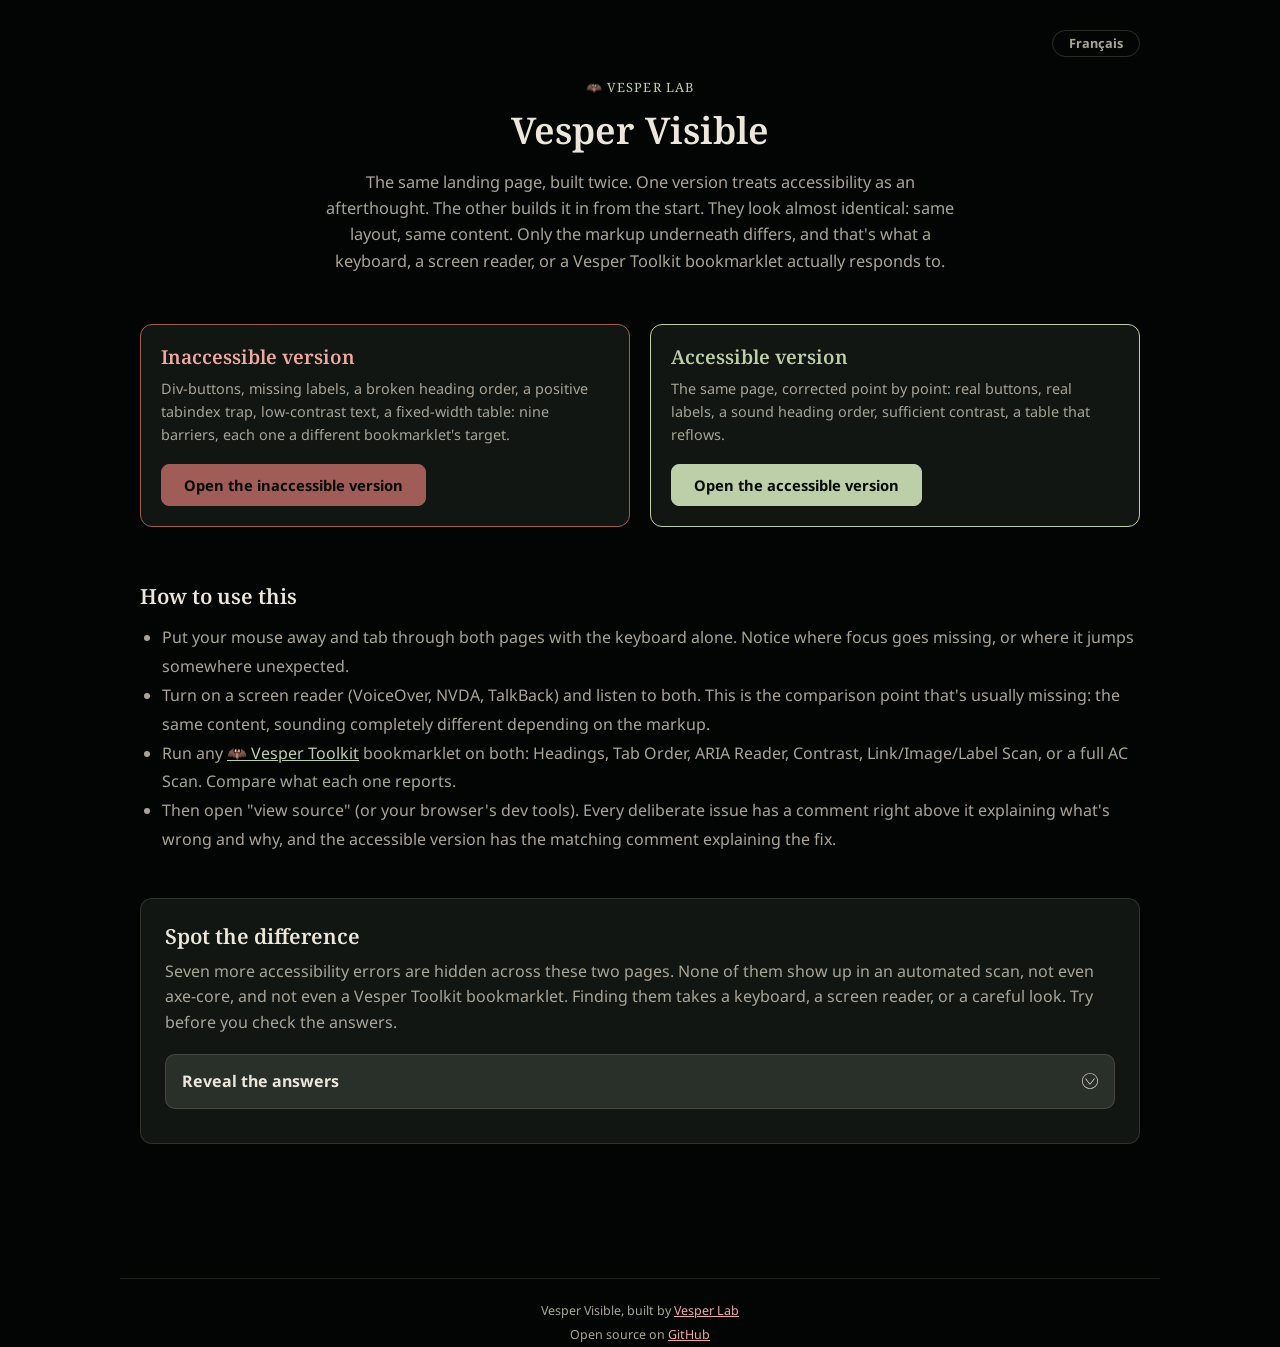
<file: index.html>
<!DOCTYPE html>
<html lang="en">
<head>
<meta charset="UTF-8">
<meta name="viewport" content="width=device-width, initial-scale=1">
<title>Vesper Visible</title>
<link rel="icon" href="data:,">
<link rel="stylesheet" href="style.css">
</head>
<body>

<div class="wrap" style="padding-top:30px;padding-bottom:70px">

  <div style="display:flex;justify-content:flex-end;margin-bottom:20px">
    <button type="button" id="lang-toggle" class="lang-toggle-btn">Français</button>
  </div>

  <header style="text-align:center;margin-bottom:50px">
    <p style="font-family:var(--font-display);letter-spacing:.08em;text-transform:uppercase;font-size:.8rem;color:var(--accent);margin:0 0 10px">🦇 Vesper Lab</p>
    <h1 style="font-size:2.3rem;margin:0 0 16px">Vesper Visible</h1>
    <p data-i18n="intro" style="color:var(--text-muted);max-width:640px;margin:0 auto;font-size:1.02rem"></p>
  </header>

  <div style="display:grid;grid-template-columns:repeat(auto-fit,minmax(260px,1fr));gap:20px;margin-bottom:56px">
    <div class="card" style="border-color:var(--coral-700)">
      <h2 data-i18n="card1Title" style="margin:0 0 8px;font-size:1.2rem;color:var(--coral-300)"></h2>
      <p data-i18n="card1Desc" style="color:var(--text-muted);margin:0 0 18px"></p>
      <a data-i18n="card1Btn" class="btn" href="inaccessible.html" style="background:var(--coral-700);border-color:var(--coral-700)"></a>
    </div>
    <div class="card" style="border-color:var(--accent)">
      <h2 data-i18n="card2Title" style="margin:0 0 8px;font-size:1.2rem;color:var(--accent)"></h2>
      <p data-i18n="card2Desc" style="color:var(--text-muted);margin:0 0 18px"></p>
      <a data-i18n="card2Btn" class="btn" href="accessible.html"></a>
    </div>
  </div>

  <section style="margin-bottom:44px">
    <h2 data-i18n="howToTitle" style="font-size:1.3rem;margin:0 0 14px"></h2>
    <ul style="color:var(--text-muted);line-height:1.8;padding-left:22px;margin:0">
      <li data-i18n="how1"></li>
      <li data-i18n="how2"></li>
      <li data-i18n-html="how3"></li>
      <li data-i18n-html="how4"></li>
    </ul>
  </section>

  <section style="margin-bottom:20px;border:1px solid var(--border-default);border-radius:12px;background:var(--surface-card);padding:24px">
    <h2 data-i18n="gameTitle" style="font-size:1.3rem;margin:0 0 10px"></h2>
    <p data-i18n="gameIntro" style="color:var(--text-muted);margin:0 0 18px"></p>
    <details class="faq-item" style="background:var(--surface-raised)">
      <summary>
        <span data-i18n="gameReveal"></span>
        <svg class="vl-toggle-icon" width="16" height="16" viewBox="0 0 512 512" fill="currentColor" aria-hidden="true" focusable="false"><path d="M256,5.333C114.88,5.333,0,117.76,0,256s114.88,250.667,256,250.667S512,394.24,512,256S397.12,5.333,256,5.333z M256,485.333C126.613,485.333,21.333,382.4,21.333,256S126.613,26.667,256,26.667S490.667,129.493,490.667,256 S385.387,485.333,256,485.333z"/><path d="M401.6,178.453c-4.8-3.733-11.52-3.093-15.253,1.493L256,340.373L125.653,179.947c-3.733-4.587-10.453-5.227-15.04-1.493 s-5.227,10.453-1.493,15.04L247.787,364.16c3.733,4.587,10.453,5.227,15.04,1.6c0.533-0.427,1.067-0.96,1.6-1.6l138.667-170.667 C406.827,188.907,406.08,182.187,401.6,178.453z"/></svg>
      </summary>
      <div class="faq-body">
        <ul id="game-answers" style="line-height:1.7;padding-left:20px;margin:10px 0 0"></ul>
      </div>
    </details>
  </section>

</div>

<footer class="site-footer" style="max-width:1040px;margin:44px auto 0;padding:20px 20px 0;text-align:center;font-size:.78rem;color:var(--text-muted);border-top:1px solid var(--border-default);line-height:1.9">
  <div><span data-i18n="footer1"></span> <a href="https://vesperlab.dev/" target="_blank" rel="noopener" style="color:var(--coral-300)">Vesper Lab</a></div>
  <div><span data-i18n="footer2"></span> <a href="https://github.com/VesperLab-A11Y/Vesper-Visible" target="_blank" rel="noopener" style="color:var(--coral-300)">GitHub</a></div>
</footer>

<script>
(function () {
  'use strict';

  var NS = 'vesperlab-visible:';
  function lsGet(k) { try { return localStorage.getItem(NS + k); } catch (e) { return null; } }
  function lsSet(k, v) { try { localStorage.setItem(NS + k, v); } catch (e) {} }

  var I18N = {
    en: {
      intro: "The same landing page, built twice. One version treats accessibility as an afterthought. The other builds it in from the start. They look almost identical: same layout, same content. Only the markup underneath differs, and that's what a keyboard, a screen reader, or a Vesper Toolkit bookmarklet actually responds to.",
      card1Title: "Inaccessible version",
      card1Desc: "Div-buttons, missing labels, a broken heading order, a positive tabindex trap, low-contrast text, a fixed-width table: nine barriers, each one a different bookmarklet's target.",
      card1Btn: "Open the inaccessible version",
      card2Title: "Accessible version",
      card2Desc: "The same page, corrected point by point: real buttons, real labels, a sound heading order, sufficient contrast, a table that reflows.",
      card2Btn: "Open the accessible version",
      howToTitle: "How to use this",
      how1: "Put your mouse away and tab through both pages with the keyboard alone. Notice where focus goes missing, or where it jumps somewhere unexpected.",
      how2: "Turn on a screen reader (VoiceOver, NVDA, TalkBack) and listen to both. This is the comparison point that's usually missing: the same content, sounding completely different depending on the markup.",
      how3: 'Run any <a href="https://toolkit.vesperlab.dev/">🦇 Vesper Toolkit</a> bookmarklet on both: Headings, Tab Order, ARIA Reader, Contrast, Link/Image/Label Scan, or a full AC Scan. Compare what each one reports.',
      how4: 'Then open "view source" (or your browser\'s dev tools). Every deliberate issue has a comment right above it explaining what\'s wrong and why, and the accessible version has the matching comment explaining the fix.',
      gameTitle: "Spot the difference",
      gameIntro: "Seven more accessibility errors are hidden across these two pages. None of them show up in an automated scan, not even axe-core, and not even a Vesper Toolkit bookmarklet. Finding them takes a keyboard, a screen reader, or a careful look. Try before you check the answers.",
      gameReveal: "Reveal the answers",
      gameAnswers: [
        "Reading order doesn't match visual order: something positioned with CSS to appear on the right actually comes first in the code. A screen reader hits it before anything else, in a different order than what's on screen. Compare the Tab Order bookmarklet's numbering against what's visible on the page.",
        "Color is the only signal: a required field marked in red with no text, icon, or asterisk to back it up. Someone who can't distinguish that shade of red has no way to know it's required. A grayscale filter exposes it in seconds.",
        "Something moves on its own with no way to stop it: an auto-advancing carousel or a looping animation with no pause button. Ten seconds of watching the page catches it; scanning the markup won't.",
        "A meaningful image is set as a CSS background instead of an &lt;img&gt;: no alt text mechanism can reach it, because there's nothing to attach one to. Turn off images in your browser and see what disappears.",
        "A label says one thing, the control does another: an aria-label that doesn't match what actually happens when you activate it. Listen to what a screen reader announces, then test what the control does.",
        "Focus is invisible: tabbing through the page moves focus somewhere with no visible outline or highlight. Tab through with your eyes on the screen, not the code, and you'll see exactly where it disappears.",
        "Something only appears on hover: a submenu or tooltip a mouse can reveal but a keyboard can't. Unplug your mouse, or just leave it alone, and tab through instead."
      ],
      footer1: "Vesper Visible, built by",
      footer2: "Open source on"
    },
    fr: {
      intro: "La même page d'accueil, construite deux fois. Une version traite l'accessibilité comme un détail réglé après coup. L'autre la construit dès le départ. Elles se ressemblent presque à l'identique : même mise en page, même contenu. Seul le balisage change en dessous, et c'est exactement ce que perçoivent un clavier, un lecteur d'écran ou un bookmarklet du Vesper Toolkit.",
      card1Title: "Version inaccessible",
      card1Desc: "Des div-boutons, des champs sans étiquette, un ordre de titres cassé, un piège de tabindex positif, du texte à faible contraste, un tableau à largeur fixe : neuf barrières, chacune la cible d'un bookmarklet différent.",
      card1Btn: "Ouvrir la version inaccessible",
      card2Title: "Version accessible",
      card2Desc: "La même page, corrigée point par point : de vrais boutons, de vraies étiquettes, un ordre de titres cohérent, un contraste suffisant, un tableau qui s'adapte.",
      card2Btn: "Ouvrir la version accessible",
      howToTitle: "Comment s'en servir",
      how1: "Range ta souris et navigue les deux pages au clavier seulement. Remarque où le focus disparaît, ou atterrit ailleurs sans prévenir.",
      how2: "Active un lecteur d'écran (VoiceOver, NVDA, TalkBack) et écoute les deux versions. C'est le point de comparaison qui manque d'habitude : le même contenu, qui sonne complètement différemment selon le balisage.",
      how3: 'Lance n\'importe quel bookmarklet du <a href="https://toolkit.vesperlab.dev/">🦇 Vesper Toolkit</a> sur les deux : Headings, Tab Order, ARIA Reader, Contrast, Link/Image/Label Scan, ou un AC Scan complet. Compare ce que chacun rapporte.',
      how4: 'Ouvre ensuite « Afficher le code source » (ou les outils de développement du navigateur). Chaque défaut volontaire a un commentaire juste au-dessus qui explique le problème et pourquoi, et la version accessible a le commentaire équivalent qui explique le correctif.',
      gameTitle: "Le jeu des 7 différences",
      gameIntro: "Sept autres erreurs d'accessibilité sont cachées sur ces deux pages. Aucune ne ressort d'un scan automatique, même pas axe-core, même pas un bookmarklet du Vesper Toolkit. Les trouver demande un clavier, un lecteur d'écran, ou un œil attentif. Essaie avant de regarder les réponses.",
      gameReveal: "Voir les réponses",
      gameAnswers: [
        "L'ordre de lecture ne correspond pas à l'ordre visuel : un élément positionné en CSS pour apparaître à droite arrive en fait en premier dans le code. Un lecteur d'écran le rencontre avant tout le reste, dans un ordre différent de ce qui s'affiche. Compare la numérotation de Tab Order avec ce que tu vois.",
        "La couleur est le seul indice : un champ obligatoire marqué en rouge, sans texte, ni icône, ni astérisque pour appuyer ça. Une personne qui ne distingue pas cette nuance de rouge n'a aucun moyen de savoir que le champ est obligatoire. Un filtre niveaux de gris la révèle en quelques secondes.",
        "Quelque chose bouge tout seul, sans façon de l'arrêter : un carrousel qui défile automatiquement ou une animation en boucle sans bouton pause. Dix secondes à observer la page suffisent ; lire le code ne suffit pas.",
        "Une image porteuse de sens est posée en fond CSS plutôt qu'en &lt;img&gt; : aucun mécanisme de texte alternatif ne peut l'atteindre, puisqu'il n'y a rien où l'accrocher. Désactive les images dans le navigateur et regarde ce qui disparaît.",
        "Une étiquette dit une chose, le contrôle en fait une autre : un aria-label qui ne correspond pas à ce qui se passe réellement une fois activé. Écoute ce qu'un lecteur d'écran annonce, puis teste ce que le contrôle fait.",
        "Le focus est invisible : la tabulation déplace le focus vers un endroit sans contour ni surbrillance visible. Suis le focus des yeux pendant la tabulation, pas dans le code, et tu verras exactement où il disparaît.",
        "Quelque chose n'apparaît qu'au survol : un sous-menu ou une infobulle que la souris révèle mais que le clavier ne peut pas atteindre. Débranche la souris, ou n'y touche simplement pas, et navigue au clavier."
      ],
      footer1: "Vesper Visible, réalisé par",
      footer2: "Code source ouvert sur"
    }
  };

  function applyStaticI18n(dict) {
    document.querySelectorAll('[data-i18n]').forEach(function (el) {
      var v = dict[el.getAttribute('data-i18n')];
      if (v != null) el.textContent = v;
    });
    document.querySelectorAll('[data-i18n-html]').forEach(function (el) {
      var v = dict[el.getAttribute('data-i18n-html')];
      if (v != null) el.innerHTML = v;
    });
  }

  function renderAnswers(dict) {
    var list = document.getElementById('game-answers');
    list.innerHTML = '';
    dict.gameAnswers.forEach(function (item) {
      var li = document.createElement('li');
      li.style.marginBottom = '10px';
      li.innerHTML = item;
      list.appendChild(li);
    });
  }

  function setLang(lang) {
    var dict = I18N[lang] || I18N.en;
    document.documentElement.lang = lang;
    applyStaticI18n(dict);
    renderAnswers(dict);
    var btn = document.getElementById('lang-toggle');
    btn.textContent = lang === 'fr' ? 'English' : 'Français';
    lsSet('lang', lang);
  }

  document.getElementById('lang-toggle').addEventListener('click', function () {
    var next = document.documentElement.lang === 'fr' ? 'en' : 'fr';
    setLang(next);
  });

  // ?lang=fr|en dans l'URL prime sur la préférence enregistrée : permet à un site tiers
  // (le Toolkit, en anglais) de renvoyer directement vers la bonne langue sans surprise.
  var urlMatch = /[?&]lang=(fr|en)\b/.exec(location.search);
  var wantLang = (urlMatch && urlMatch[1]) || lsGet('lang') ||
    ((navigator.language || '').toLowerCase().indexOf('fr') === 0 ? 'fr' : 'en');
  setLang(wantLang);
})();
</script>

</body>
</html>
</file>
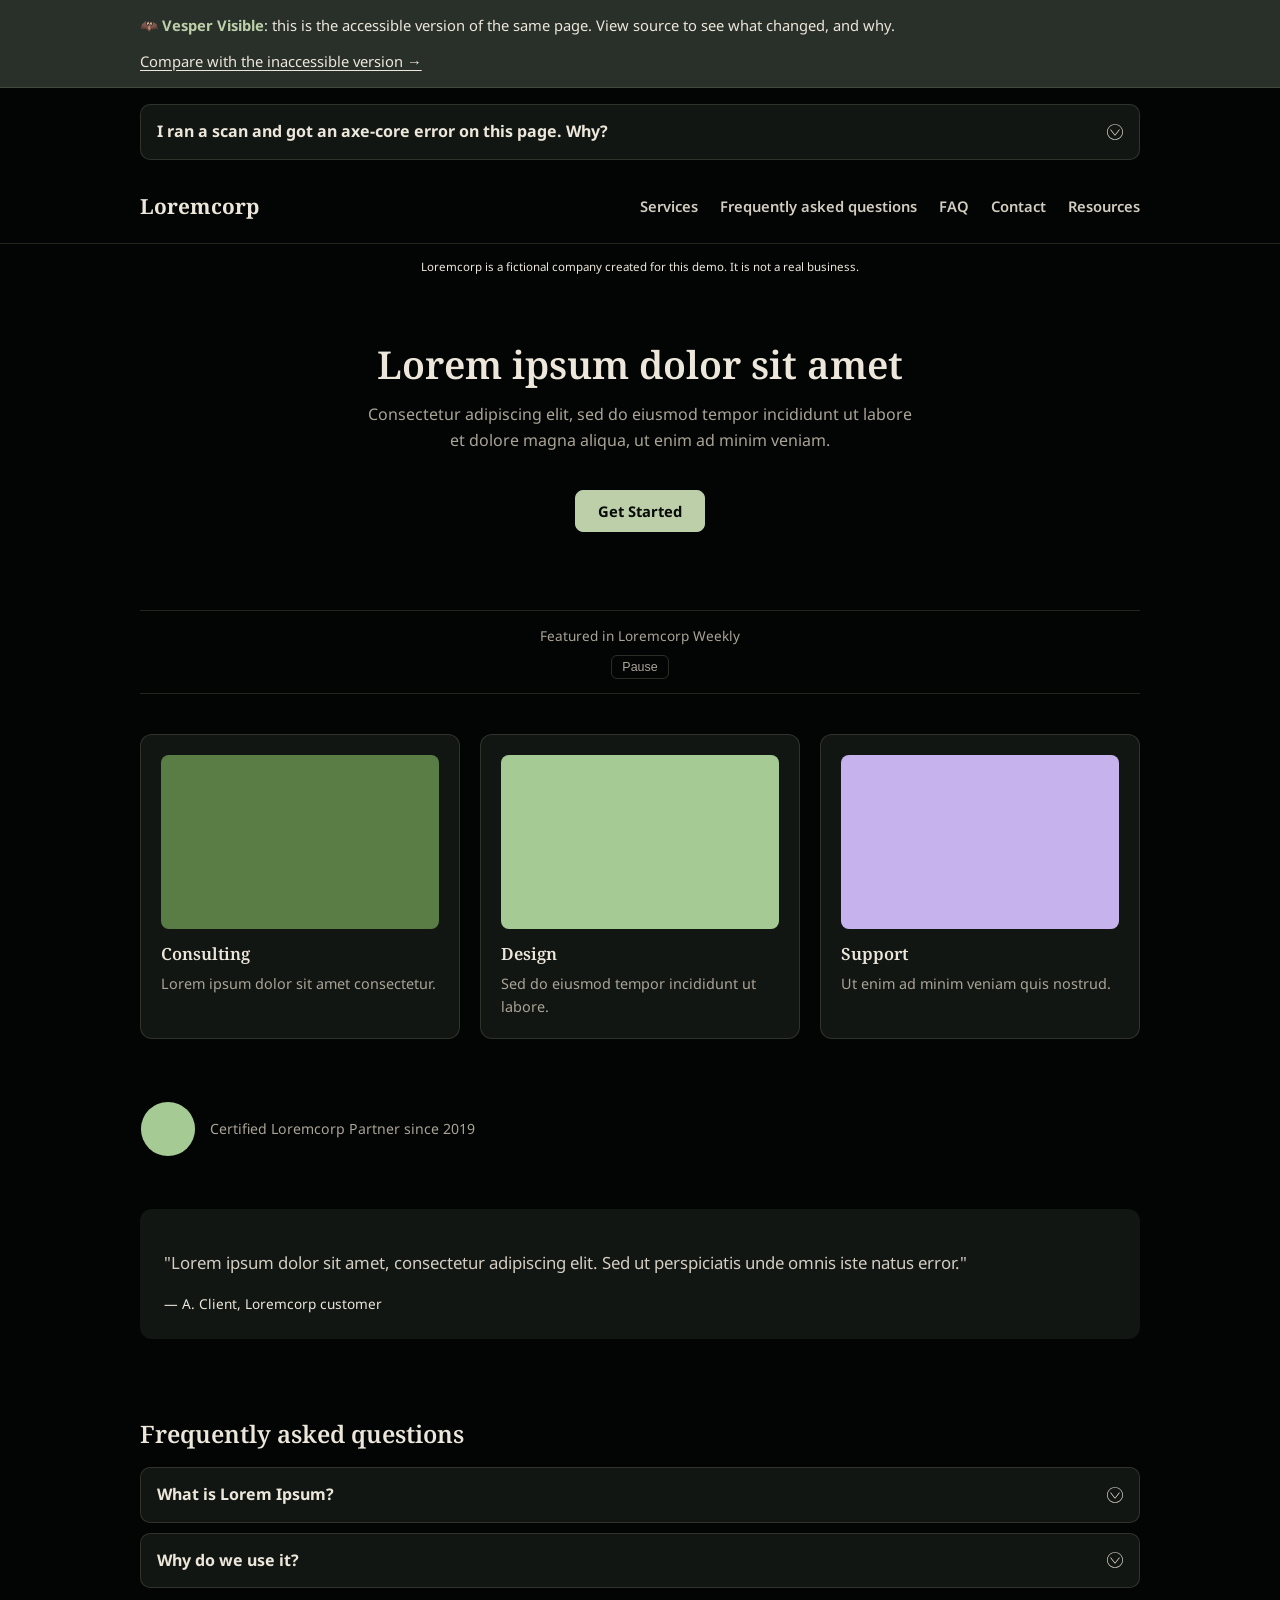
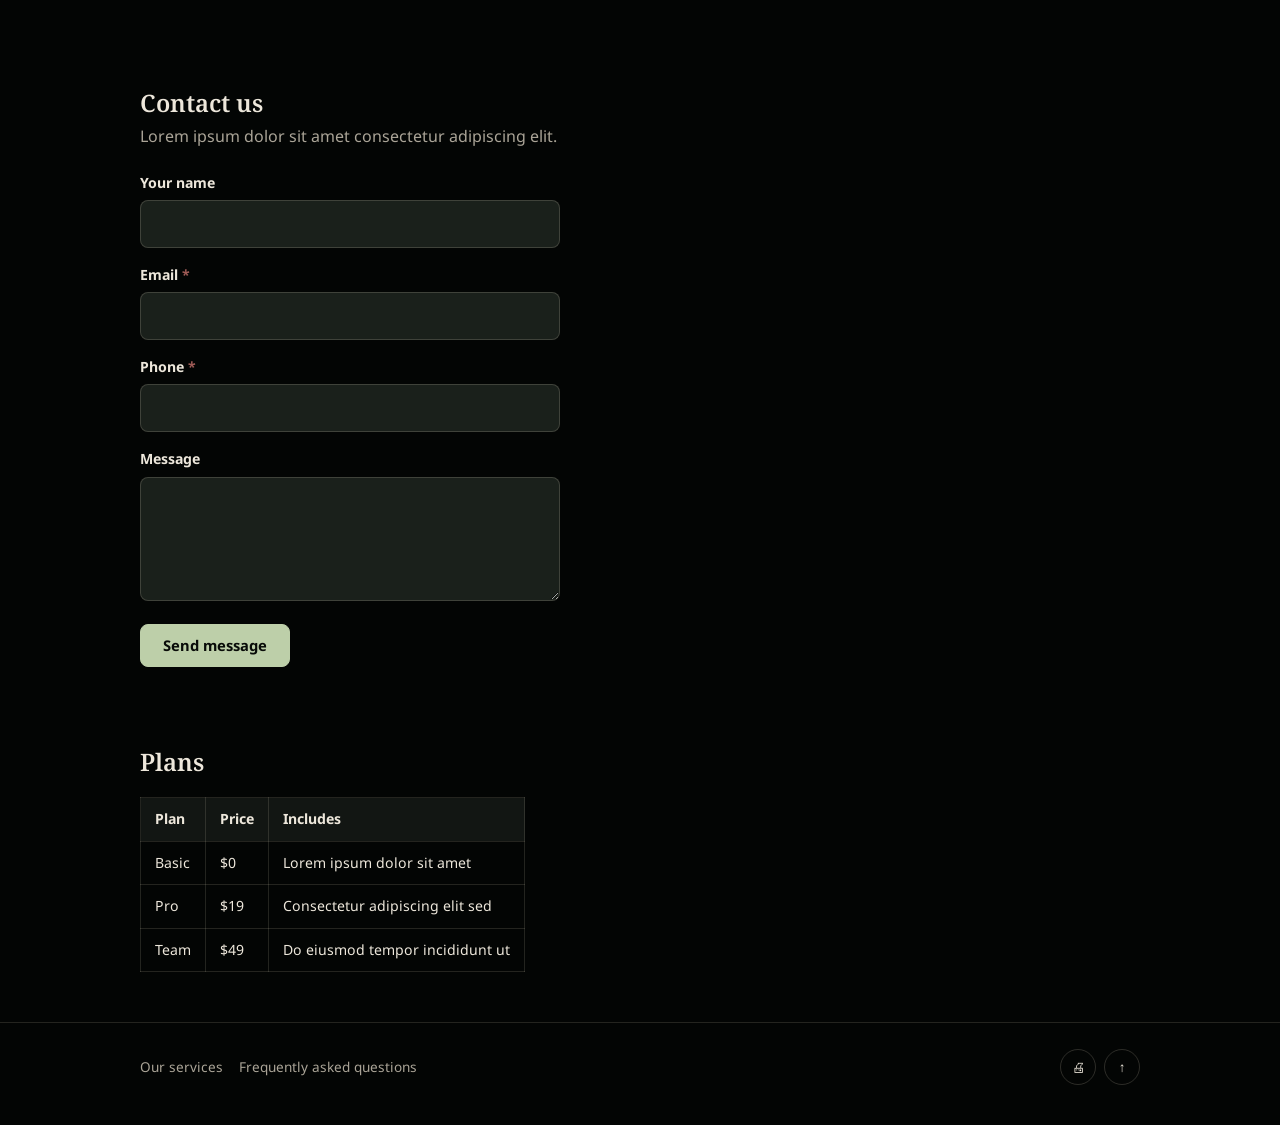
<file: accessible.html>
<!DOCTYPE html>
<!-- ✓ lang="en" set explicitly: a screen reader now knows which language
     rules to apply to this content. -->
<html lang="en">
<head>
<meta charset="UTF-8">
<meta name="viewport" content="width=device-width, initial-scale=1">
<title>Loremcorp — Accessible version</title>
<link rel="icon" href="data:,">
<link rel="stylesheet" href="style.css">
<style>
  /* ✓ Spot the difference 7/7 fix: :focus-within opens the same dropdown a
     keyboard reaches by tabbing to the link inside it, alongside :hover. */
  .nav-dropdown:hover .nav-submenu, .nav-dropdown:focus-within .nav-submenu { display: block; }
</style>
</head>
<body>

<div class="explainer" role="region" aria-label="About this demo">
  <div class="wrap">
    <span data-i18n-html="explainerText"><strong>🦇 Vesper Visible</strong>: this is the accessible version of the same page. View source to see what changed, and why.</span>
    <a href="inaccessible.html" data-i18n="explainerLink">Compare with the inaccessible version →</a>
  </div>
</div>

<div class="wrap" style="padding-top:16px">
  <details class="faq-item">
    <summary>
      <span data-i18n="axeSummary">I ran a scan and got an axe-core error on this page. Why?</span>
      <svg class="vl-toggle-icon" width="16" height="16" viewBox="0 0 512 512" fill="currentColor" aria-hidden="true" focusable="false"><path d="M256,5.333C114.88,5.333,0,117.76,0,256s114.88,250.667,256,250.667S512,394.24,512,256S397.12,5.333,256,5.333z M256,485.333C126.613,485.333,21.333,382.4,21.333,256S126.613,26.667,256,26.667S490.667,129.493,490.667,256 S385.387,485.333,256,485.333z"/><path d="M401.6,178.453c-4.8-3.733-11.52-3.093-15.253,1.493L256,340.373L125.653,179.947c-3.733-4.587-10.453-5.227-15.04-1.493 s-5.227,10.453-1.493,15.04L247.787,364.16c3.733,4.587,10.453,5.227,15.04,1.6c0.533-0.427,1.067-0.96,1.6-1.6l138.667-170.667 C406.827,188.907,406.08,182.187,401.6,178.453z"/></svg>
    </summary>
    <div class="faq-body">
      <p style="margin:8px 0" data-i18n-html="axeP1">You probably found the "All page content should be contained by landmarks" (<code>region</code>) flag on the disclaimer line right below the nav. It's real: that line genuinely sits outside every landmark on this page. But look up its details and you'll find it tagged <code>best-practice</code>, not a numbered WCAG success criterion. axe-core ships two kinds of rules side by side, in the same report, with the same red styling: rules that map to a WCAG failure, and rules that check organizational best practices with no direct WCAG mapping. This page passes every WCAG-mapped rule. That one best-practice flag is real, and worth knowing about, but it's not the same thing as an accessibility barrier for an actual person: the text is static, always visible, and equally readable to everyone regardless of which landmark contains it.</p>
      <p style="margin:8px 0" data-i18n="axeP2">The lesson generalizes past this one rule: a scanner result is a starting point, not a verdict. Some flags need a fix. Some need five seconds of judgment to confirm they're fine as-is. Knowing which is which is the actual skill, and a scan can't do that part for you.</p>
    </div>
  </details>
</div>

<!-- ✓ A real <nav> with an accessible name: a screen reader can jump
     straight to it, identify it as navigation, and skip past it entirely
     if it's not what they're looking for right now. A real <header> around
     it also gives the brand link its own "banner" landmark, instead of
     leaving it floating outside every landmark on the page. -->
<header class="site-header">
  <!-- ✓ Skip link: hidden until it receives focus, then it's the very first
       thing a keyboard user tabs to. Jumps straight past the nav to #main.
       Placing it as the header's first child keeps it the very first tab
       stop while also giving it a landmark to sit in — axe-core's "region"
       check otherwise flags a skip link left as a bare child of <body>,
       even though that placement is a common, WCAG-compliant convention. -->
  <a href="#main" style="position:absolute;left:-9999px;top:0;background:var(--accent);color:var(--accent-on);padding:10px 16px;border-radius:0 0 8px 0;font-weight:700;z-index:10" onfocus="this.style.left='0'" onblur="this.style.left='-9999px'">Skip to main content</a>
  <div class="wrap">
    <!-- ✓ The brand mark is a real link: focusable, has an accessible name
         from its text, and Enter activates it — no JS click handler needed. -->
    <a class="brand" href="index.html">Loremcorp</a>
    <nav aria-label="Main">
      <ul class="nav-list">
        <li><a href="#services">Services</a></li>
        <!-- ✓ Each link's accessible name now says what it leads to, so
             they're distinguishable even out of visual context. -->
        <li><a href="#faq">Frequently asked questions</a></li>
        <li><a href="#faq">FAQ</a></li>
        <li><a href="#contact">Contact</a></li>
        <!-- ✓ Same dropdown, but :focus-within (in the <style> block above)
             opens it the moment keyboard focus lands on the link inside it,
             not just on mouse hover. Nothing here is unreachable anymore. -->
        <li class="nav-dropdown">
          <a href="#">Resources</a>
          <div class="nav-submenu">
            <a href="#">Guides</a>
            <a href="#">Case studies</a>
          </div>
        </li>
      </ul>
    </nav>
  </div>
</header>

<!-- Left outside every landmark on purpose — see "I ran a scan and got an
     axe-core error, why?" above. axe-core's `region` rule flags this line
     (tagged `best-practice`, not a WCAG success criterion): it's static,
     always-visible text, equally readable to everyone regardless of which
     landmark contains it. A real gap would still be worth fixing; this one
     isn't, and the point of leaving it here is to have a genuine example
     to check that judgment against instead of only describing it. -->
<p style="text-align:center;font-size:.72rem;color:var(--text-faint);margin:14px 0 0">Loremcorp is a fictional company created for this demo. It is not a real business.</p>

<!-- ✓ A real <main>, not just a <div> with a matching id. The skip link
     and id="main" trick alone don't create a landmark — axe-core's
     "Document should have one main landmark" check catches exactly this. -->
<main class="wrap" id="main">

  <!-- ✓ A real <h1>, first heading on the page: "jump to heading"
       navigation in a screen reader now has somewhere to start. -->
  <section class="hero">
    <h1 style="margin:0 0 14px">Lorem ipsum dolor sit amet</h1>
    <p>Consectetur adipiscing elit, sed do eiusmod tempor incididunt ut labore et dolore magna aliqua, ut enim ad minim veniam.</p>
    <!-- ✓ A real <button>: focusable, has an accessible name from its own
         text content, and both Enter and Space activate it natively. -->
    <button type="button" class="btn" onclick="alert('Lorem ipsum!')" style="margin-top:10px">Get Started</button>
  </section>

  <!-- ✓ Spot the difference 3/7 fix: same rotating text, but a Pause button
       gives control over it (criterion 2.2.2), and the rotation itself
       respects prefers-reduced-motion instead of always running. -->
  <div class="ticker">
    <span class="ticker-item is-active">Featured in Loremcorp Weekly</span>
    <span class="ticker-item">1,200+ businesses onboarded</span>
    <span class="ticker-item">Rated 4.8 by our (fictional) clients</span>
    <div class="ticker-controls">
      <button type="button" class="ticker-pause-btn" id="ticker-toggle" aria-pressed="false">Pause</button>
    </div>
  </div>
  <script>
    (function () {
      var items = document.querySelectorAll('.ticker .ticker-item');
      var btn = document.getElementById('ticker-toggle');
      var reduceMotion = window.matchMedia && window.matchMedia('(prefers-reduced-motion: reduce)').matches;
      var i = 0;
      var timer = null;
      function advance() {
        items[i].classList.remove('is-active');
        i = (i + 1) % items.length;
        items[i].classList.add('is-active');
      }
      function start() { timer = setInterval(advance, 2200); }
      function stop() { clearInterval(timer); timer = null; }
      if (!reduceMotion) start();
      btn.addEventListener('click', function () {
        if (timer) { stop(); btn.textContent = 'Play'; btn.setAttribute('aria-pressed', 'true'); }
        else { start(); btn.textContent = 'Pause'; btn.setAttribute('aria-pressed', 'false'); }
      });
    })();
  </script>

  <!-- ✓ Heading levels now step down one at a time: h1 → h2 → h3, a real
       hierarchy instead of a skip. -->
  <section id="services" class="cards">
    <h2 class="sr-only" style="position:absolute;width:1px;height:1px;overflow:hidden;clip:rect(0 0 0 0)">Our services</h2>
    <div class="card">
      <!-- ✓ Purely decorative image: alt="" tells assistive tech to skip it
           instead of announcing a meaningless description. -->
      <img src="data:image/svg+xml,%3Csvg xmlns='http://www.w3.org/2000/svg' width='320' height='200'%3E%3Crect width='320' height='200' fill='%235A7D46'/%3E%3C/svg%3E" alt="">
      <h3>Consulting</h3>
      <p>Lorem ipsum dolor sit amet consectetur.</p>
    </div>
    <div class="card">
      <!-- ✓ This image is meaningful, so it gets a short, real alt
           describing what it conveys. -->
      <img src="data:image/svg+xml,%3Csvg xmlns='http://www.w3.org/2000/svg' width='320' height='200'%3E%3Crect width='320' height='200' fill='%23A6CA93'/%3E%3C/svg%3E" alt="Abstract sage-green pattern representing the Design service">
      <h3>Design</h3>
      <p>Sed do eiusmod tempor incididunt ut labore.</p>
    </div>
    <div class="card">
      <img src="data:image/svg+xml,%3Csvg xmlns='http://www.w3.org/2000/svg' width='320' height='200'%3E%3Crect width='320' height='200' fill='%23C6B2ED'/%3E%3C/svg%3E" alt="Abstract lavender pattern representing the Support service">
      <h3>Support</h3>
      <p>Ut enim ad minim veniam quis nostrud.</p>
    </div>
  </section>

  <!-- ✓ Spot the difference 4/7 fix: a real <img> with a real alt, not a
       CSS background. Turning off images now leaves a visible gap and an
       announced description, instead of nothing at all. -->
  <div class="cert-row">
    <img class="cert-badge-img" src="data:image/svg+xml,%3Csvg xmlns='http://www.w3.org/2000/svg' width='120' height='120'%3E%3Ccircle cx='60' cy='60' r='58' fill='%23A6CA93'/%3E%3C/svg%3E" alt="Certified Loremcorp Partner seal">
    <span>Certified Loremcorp Partner since 2019</span>
  </div>

  <section class="testimonial">
    <blockquote>
      <!-- ✓ Same visual spot, a color with a ~7:1 contrast ratio against
           its background — comfortably above the 4.5:1 minimum for normal
           text at criterion 1.4.3. -->
      <p class="contrast-ok">"Lorem ipsum dolor sit amet, consectetur adipiscing elit. Sed ut perspiciatis unde omnis iste natus error."</p>
      <cite>— A. Client, Loremcorp customer</cite>
    </blockquote>
  </section>

  <!-- ✓ A real disclosure widget: <details>/<summary> is focusable, has a
       built-in accessible name and expanded/collapsed state, and opens with
       the keyboard alone (Enter or Space) — no JS required for any of it. -->
  <section class="faq" id="faq">
    <h2>Frequently asked questions</h2>
    <details class="faq-item">
      <summary>
        <span>What is Lorem Ipsum?</span>
        <svg class="vl-toggle-icon" width="16" height="16" viewBox="0 0 512 512" fill="currentColor" aria-hidden="true" focusable="false"><path d="M256,5.333C114.88,5.333,0,117.76,0,256s114.88,250.667,256,250.667S512,394.24,512,256S397.12,5.333,256,5.333z M256,485.333C126.613,485.333,21.333,382.4,21.333,256S126.613,26.667,256,26.667S490.667,129.493,490.667,256 S385.387,485.333,256,485.333z"/><path d="M401.6,178.453c-4.8-3.733-11.52-3.093-15.253,1.493L256,340.373L125.653,179.947c-3.733-4.587-10.453-5.227-15.04-1.493 s-5.227,10.453-1.493,15.04L247.787,364.16c3.733,4.587,10.453,5.227,15.04,1.6c0.533-0.427,1.067-0.96,1.6-1.6l138.667-170.667 C406.827,188.907,406.08,182.187,401.6,178.453z"/></svg>
      </summary>
      <div class="faq-body">Lorem Ipsum is simply dummy text of the printing and typesetting industry.</div>
    </details>
    <details class="faq-item">
      <summary>
        <span>Why do we use it?</span>
        <svg class="vl-toggle-icon" width="16" height="16" viewBox="0 0 512 512" fill="currentColor" aria-hidden="true" focusable="false"><path d="M256,5.333C114.88,5.333,0,117.76,0,256s114.88,250.667,256,250.667S512,394.24,512,256S397.12,5.333,256,5.333z M256,485.333C126.613,485.333,21.333,382.4,21.333,256S126.613,26.667,256,26.667S490.667,129.493,490.667,256 S385.387,485.333,256,485.333z"/><path d="M401.6,178.453c-4.8-3.733-11.52-3.093-15.253,1.493L256,340.373L125.653,179.947c-3.733-4.587-10.453-5.227-15.04-1.493 s-5.227,10.453-1.493,15.04L247.787,364.16c3.733,4.587,10.453,5.227,15.04,1.6c0.533-0.427,1.067-0.96,1.6-1.6l138.667-170.667 C406.827,188.907,406.08,182.187,401.6,178.453z"/></svg>
      </summary>
      <div class="faq-body">Because it has a more-or-less normal distribution of letters, as opposed to "Content here" text.</div>
    </details>
  </section>

  <section class="contact" id="contact">
    <h2>Contact us</h2>
    <p class="intro">Lorem ipsum dolor sit amet consectetur adipiscing elit.</p>
    <form onsubmit="alert('Sent!'); return false;">
      <div class="field">
        <!-- ✓ A real <label for="name">, programmatically tied to the
             field: it stays visible, and a screen reader announces it as
             this field's name regardless of what's been typed. -->
        <label for="name">Your name</label>
        <input type="text" id="name">
      </div>
      <div class="field">
        <!-- ✓ `for="email"` now matches the input's id: clicking the label
             focuses the field, and it's announced as the field's name. -->
        <label for="email">Email <span class="required-mark" aria-hidden="true">*</span><span style="position:absolute;width:1px;height:1px;overflow:hidden;clip:rect(0 0 0 0)"> (required)</span></label>
        <input type="email" id="email" required aria-required="true">
      </div>
      <!-- ✓ Spot the difference 2/7 fix: the same asterisk-plus-hidden-text
           pattern as Email. Required-ness is now announced and readable,
           not just implied by a red border. -->
      <div class="field">
        <label for="phone">Phone <span class="required-mark" aria-hidden="true">*</span><span style="position:absolute;width:1px;height:1px;overflow:hidden;clip:rect(0 0 0 0)"> (required)</span></label>
        <input type="tel" id="phone" required aria-required="true">
      </div>
      <div class="field">
        <label for="message">Message</label>
        <textarea id="message" rows="4"></textarea>
      </div>
      <!-- ✓ A real <button type="submit">: pressing Enter in any field now
           submits the form, exactly as expected, no JS click handler
           standing in for it. -->
      <button type="submit" class="btn">Send message</button>
    </form>
  </section>

  <section style="padding-bottom:50px">
    <h2>Plans</h2>
    <!-- ✓ The table's container is fluid instead of a fixed 720px: it
         shrinks with the viewport, so nothing forces horizontal scroll on
         the page itself at 320px (criterion 1.4.10). -->
    <div class="plans-fluid" style="overflow-x:auto">
      <table>
        <tr><th>Plan</th><th>Price</th><th>Includes</th></tr>
        <tr><td>Basic</td><td>$0</td><td>Lorem ipsum dolor sit amet</td></tr>
        <tr><td>Pro</td><td>$19</td><td>Consectetur adipiscing elit sed</td></tr>
        <tr><td>Team</td><td>$49</td><td>Do eiusmod tempor incididunt ut</td></tr>
      </table>
    </div>
  </section>

</main>

<footer class="site-footer">
  <div class="wrap">
    <ul class="footer-links">
      <li><a href="#services">Our services</a></li>
      <li><a href="#faq">Frequently asked questions</a></li>
    </ul>
    <div style="display:flex;gap:8px">
      <!-- ✓ Spot the difference 5/7 fix: the aria-label now matches what
           the button actually does. A screen reader announces "Print this
           page", the correct name for a control that opens the print dialog. -->
      <button class="icon-btn" onclick="window.print()" aria-label="Print this page">🖨</button>
      <!-- ✓ aria-label gives this icon-only button an accessible name: a
           screen reader now announces "Back to top, button" instead of just
           "button". -->
      <button class="icon-btn" onclick="window.scrollTo(0,0)" aria-label="Back to top">↑</button>
    </div>
  </div>
</footer>

<!-- ✓ No positive-tabindex trap here: every focusable element follows the
     page's natural DOM order, which matches its visual order too. -->

<script>
(function () {
  'use strict';
  // Traduit l'encart d'en-tête et l'encart axe-core seulement : le reste de
  // la page (Loremcorp, les 16 corrections) reste en anglais, c'est le
  // contenu de démonstration. Langue reprise de la préférence choisie sur
  // index.html (même clé localStorage), avec ?lang= en priorité pour un lien direct.
  var dict = {
    en: {
      explainerText: '<strong>🦇 Vesper Visible</strong>: this is the accessible version of the same page. View source to see what changed, and why.',
      explainerLink: 'Compare with the inaccessible version →',
      axeSummary: 'I ran a scan and got an axe-core error on this page. Why?',
      axeP1: 'You probably found the "All page content should be contained by landmarks" (<code>region</code>) flag on the disclaimer line right below the nav. It\'s real: that line genuinely sits outside every landmark on this page. But look up its details and you\'ll find it tagged <code>best-practice</code>, not a numbered WCAG success criterion. axe-core ships two kinds of rules side by side, in the same report, with the same red styling: rules that map to a WCAG failure, and rules that check organizational best practices with no direct WCAG mapping. This page passes every WCAG-mapped rule. That one best-practice flag is real, and worth knowing about, but it\'s not the same thing as an accessibility barrier for an actual person: the text is static, always visible, and equally readable to everyone regardless of which landmark contains it.',
      axeP2: 'The lesson generalizes past this one rule: a scanner result is a starting point, not a verdict. Some flags need a fix. Some need five seconds of judgment to confirm they\'re fine as-is. Knowing which is which is the actual skill, and a scan can\'t do that part for you.'
    },
    fr: {
      explainerText: '<strong>🦇 Vesper Visible</strong> : voici la version accessible de la même page. Affiche le code source pour voir ce qui a changé, et pourquoi.',
      explainerLink: 'Comparer avec la version inaccessible →',
      axeSummary: 'J\'ai un résultat axe-core sur cette page. Pourquoi ?',
      axeP1: 'Tu as sans doute trouvé le signalement « All page content should be contained by landmarks » (règle <code>region</code>) sur la ligne de mention légale juste sous la nav. C\'est réel : cette ligne se trouve bel et bien hors de tout landmark sur cette page. Mais regarde les détails de la règle : elle est taguée <code>best-practice</code>, pas un critère WCAG numéroté. axe-core regroupe deux types de règles côte à côte, dans le même rapport, avec le même style rouge : les règles qui correspondent à un vrai échec WCAG, et celles qui vérifient des bonnes pratiques d\'organisation sans correspondance WCAG directe. Cette page passe toutes les règles liées à un critère WCAG. Ce signalement best-practice est réel, et bon à savoir, mais ce n\'est pas la même chose qu\'une barrière d\'accessibilité pour une vraie personne : ce texte est statique, toujours visible, et aussi lisible pour tout le monde peu importe le landmark qui le contient.',
      axeP2: 'La leçon dépasse cette règle précise : un résultat de scan est un point de départ, pas un verdict. Certains signalements ont besoin d\'un correctif. D\'autres ont besoin de cinq secondes de jugement pour confirmer qu\'ils sont déjà corrects. Savoir distinguer les deux, c\'est ça la vraie compétence, et un scan ne peut pas faire cette partie à ta place.'
    }
  };
  var urlMatch = /[?&]lang=(fr|en)\b/.exec(location.search);
  var lang = (urlMatch && urlMatch[1]) ||
    (function () { try { return localStorage.getItem('vesperlab-visible:lang'); } catch (e) { return null; } })() ||
    ((navigator.language || '').toLowerCase().indexOf('fr') === 0 ? 'fr' : 'en');
  var d = dict[lang] || dict.en;
  document.querySelectorAll('[data-i18n-html]').forEach(function (el) {
    var v = d[el.getAttribute('data-i18n-html')];
    if (v != null) el.innerHTML = v;
  });
  document.querySelectorAll('[data-i18n]').forEach(function (el) {
    var v = d[el.getAttribute('data-i18n')];
    if (v != null) el.textContent = v;
  });
})();
</script>

</body>
</html>
</file>
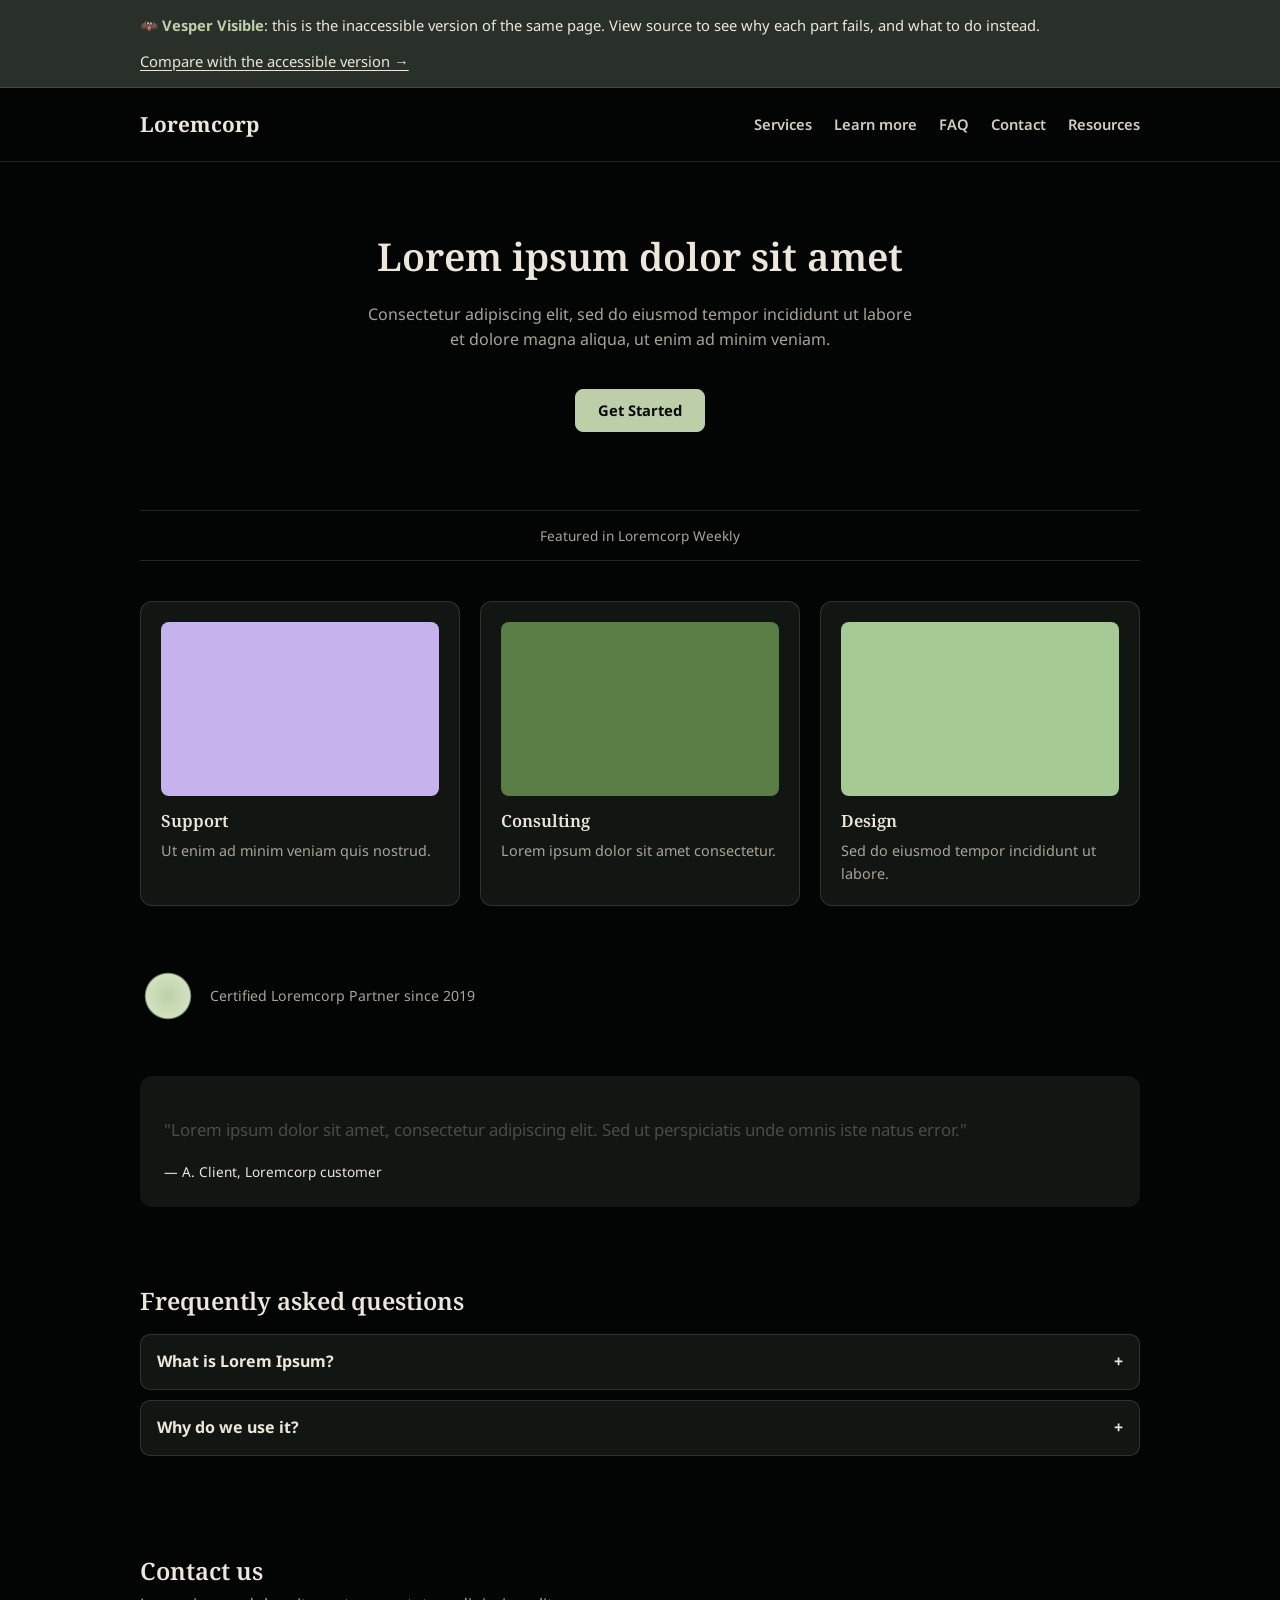
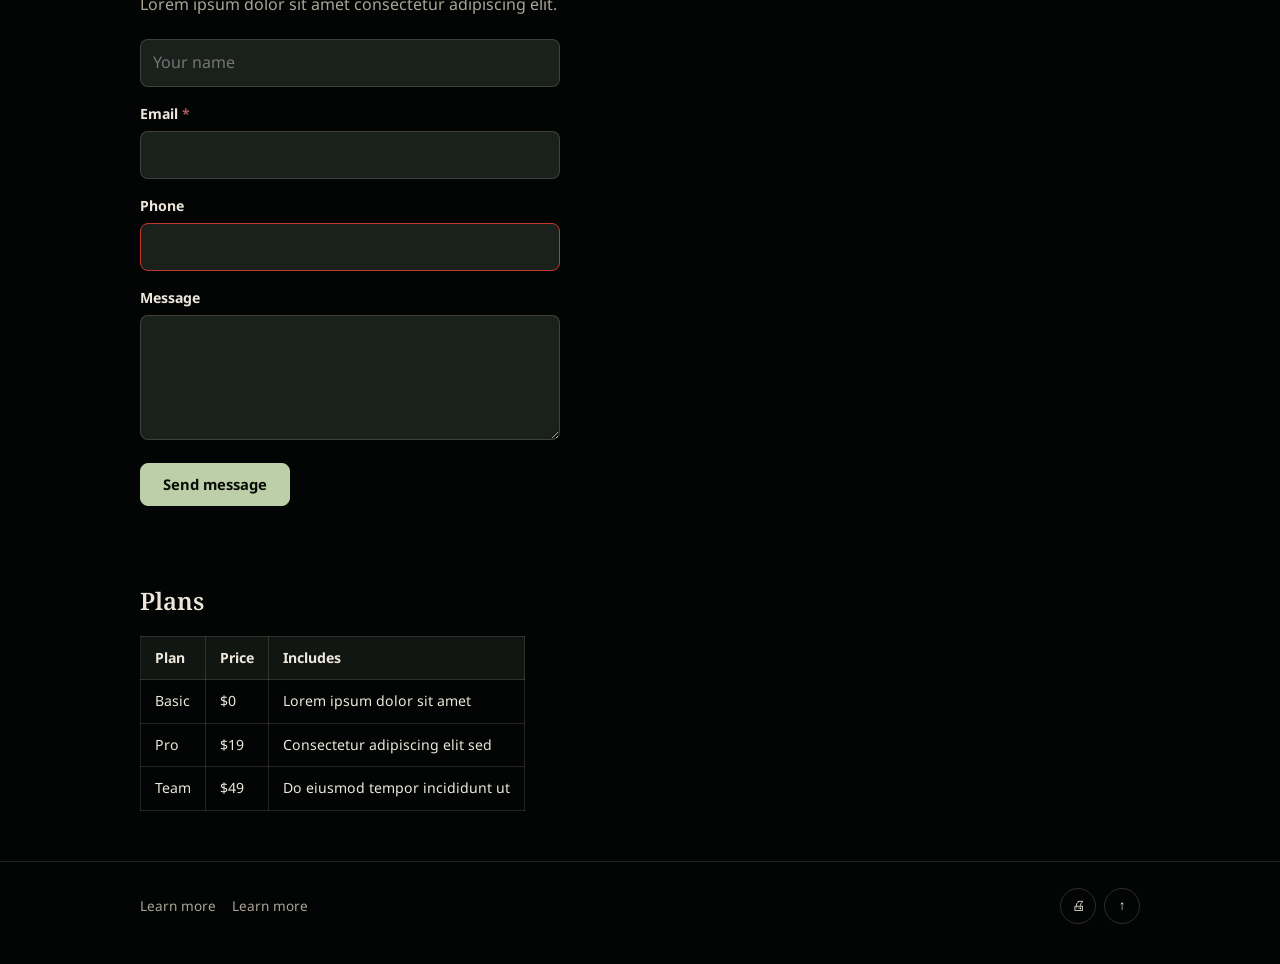
<file: inaccessible.html>
<!DOCTYPE html>
<!-- ⚠ No `lang` attribute on <html>. A screen reader has no way to know which
     pronunciation and hyphenation rules to use, and will often default to the
     system language regardless of the page's actual content. Fix: lang="en". -->
<html>
<head>
<meta charset="UTF-8">
<meta name="viewport" content="width=device-width, initial-scale=1">
<title>Loremcorp — Inaccessible version</title>
<link rel="icon" href="data:,">
<link rel="stylesheet" href="style.css">
<style>
  /* SPOT THE DIFFERENCE 6/7 — Focus is invisible.
     This rule strips the outline this page would otherwise inherit from
     style.css's default :focus-visible rule. Tabbing through the nav moves
     focus somewhere with no visible indicator at all. Not caught by any
     automated scan: axe-core checks that a focus style *can* apply, not
     whether a human can actually see it once it does. */
  .nav-list a:focus { outline: none; }
  /* SPOT THE DIFFERENCE 7/7 — Hover-only reveal.
     The dropdown below only opens on :hover. A mouse can trigger it; a
     keyboard focusing the same link cannot. */
  .nav-dropdown:hover .nav-submenu { display: block; }
  /* SPOT THE DIFFERENCE 1/7 — Reading order doesn't match visual order.
     This card is last in the markup (a screen reader reaches it last) but
     CSS `order` pulls it to appear first on screen. */
  .cards .card:nth-child(3) { order: -1; }
</style>
</head>
<body>

<div class="explainer">
  <div class="wrap">
    <span data-i18n-html="explainerText"><strong>🦇 Vesper Visible</strong>: this is the inaccessible version of the same page. View source to see why each part fails, and what to do instead.</span>
    <a href="accessible.html" data-i18n="explainerLink">Compare with the accessible version →</a>
  </div>
</div>

<!-- ⚠ No skip link. On a real page with a nav this long, a keyboard user has
     to tab through every link, every time, before reaching the main content.
     Fix: a visually-hidden "Skip to main content" link, first in the body,
     that becomes visible on focus and jumps to #main. -->

<!-- ⚠ Plain <div> instead of <nav>. It's not exposed as a "navigation" landmark,
     so a screen reader user can't jump straight to it, or skip past it, the
     way they can with a real landmark. Fix: <nav aria-label="Main">. -->
<div class="site-header">
  <div class="wrap">
    <!-- ⚠ The brand mark is a <span>, not a link, even though clicking it
         navigates. It has no accessible name as an interactive control and
         is not reachable by keyboard. Fix: a real <a href="index.html">. -->
    <span class="brand" onclick="location.href='index.html'" style="cursor:pointer">Loremcorp</span>
    <ul class="nav-list">
      <li><a href="#services">Services</a></li>
      <!-- ⚠ Three "Learn more" links with identical text pointing to three
           different destinations. Out of context (a screen reader's "list of
           links" view, for instance) they're indistinguishable. Fix: give
           each link an accessible name that includes what it leads to. -->
      <li><a href="#services">Learn more</a></li>
      <li><a href="#faq">FAQ</a></li>
      <li><a href="#contact">Contact</a></li>
      <!-- ⚠ Spot the difference 7/7: this submenu only opens on :hover (see
           the <style> block above). Tab to "Resources" and press nothing —
           there is nothing you can press. The links inside are unreachable
           by keyboard, even though they're perfectly visible to a mouse. -->
      <li class="nav-dropdown">
        <a href="#">Resources</a>
        <div class="nav-submenu">
          <a href="#">Guides</a>
          <a href="#">Case studies</a>
        </div>
      </li>
    </ul>
  </div>
</div>

<div class="wrap">

  <!-- ⚠ No <h1> anywhere on the page, and this heading-styled text is a
       <div>, not a heading element at all. A screen reader's "jump to
       heading" navigation finds nothing here. Fix: a real <h1>. -->
  <section class="hero">
    <div style="font-family:var(--font-display);font-size:2.4rem;font-weight:600;margin:0 0 14px">Lorem ipsum dolor sit amet</div>
    <p>Consectetur adipiscing elit, sed do eiusmod tempor incididunt ut labore et dolore magna aliqua, ut enim ad minim veniam.</p>
    <!-- ⚠ A clickable <div> standing in for a button: no accessible role, no
         accessible name from a widget's perspective, not in the tab order,
         and Enter/Space do nothing. A mouse is required. Fix: a real
         <button> or <a>, which get all of this for free. -->
    <div class="btn" onclick="alert('Lorem ipsum!')" style="margin-top:10px">Get Started</div>
  </section>

  <!-- ⚠ Spot the difference 3/7: this text rotates on its own, forever,
       with no button to pause it. Nothing in the markup is "wrong" in a
       way axe-core checks for — it only shows up if you watch the page for
       a few seconds instead of reading the source. -->
  <div class="ticker">
    <span class="ticker-item is-active">Featured in Loremcorp Weekly</span>
    <span class="ticker-item">1,200+ businesses onboarded</span>
    <span class="ticker-item">Rated 4.8 by our (fictional) clients</span>
  </div>
  <script>
    (function () {
      var items = document.querySelectorAll('.ticker .ticker-item');
      var i = 0;
      setInterval(function () {
        items[i].classList.remove('is-active');
        i = (i + 1) % items.length;
        items[i].classList.add('is-active');
      }, 2200);
    })();
  </script>

  <!-- ⚠ Heading level skips straight from nothing to <h3>, with no <h2> in
       between. The outline no longer describes a real hierarchy. Fix: a
       proper h1 → h2 → h3 chain, one level at a time. -->
  <section id="services" class="cards">
    <div class="card">
      <!-- ⚠ Purely decorative image carries alt text anyway, which a screen
           reader will read aloud for no reason. Fix: alt="" (empty, not
           missing) so it's skipped. -->
      <img src="data:image/svg+xml,%3Csvg xmlns='http://www.w3.org/2000/svg' width='320' height='200'%3E%3Crect width='320' height='200' fill='%235A7D46'/%3E%3C/svg%3E" alt="decorative flourish graphic">
      <h3>Consulting</h3>
      <p>Lorem ipsum dolor sit amet consectetur.</p>
    </div>
    <div class="card">
      <!-- ⚠ This icon-style image is meaningful (it's the only visual cue
           for what the card is about) but has no alt text at all — most
           screen readers will fall back to reading the file name.
           Fix: a short, real alt describing what it conveys. -->
      <img src="data:image/svg+xml,%3Csvg xmlns='http://www.w3.org/2000/svg' width='320' height='200'%3E%3Crect width='320' height='200' fill='%23A6CA93'/%3E%3C/svg%3E">
      <h3>Design</h3>
      <p>Sed do eiusmod tempor incididunt ut labore.</p>
    </div>
    <!-- ⚠ Spot the difference 1/7: this card is last here in the markup —
         a screen reader reaches "Support" last — but the <style> block in
         <head> gives it `order: -1`, so sighted users see it first. Reading
         order and visual order have quietly split apart. -->
    <div class="card">
      <img src="data:image/svg+xml,%3Csvg xmlns='http://www.w3.org/2000/svg' width='320' height='200'%3E%3Crect width='320' height='200' fill='%23C6B2ED'/%3E%3C/svg%3E" alt="image">
      <!-- ⚠ alt="image" is technically present but conveys nothing — it's
           the accessibility equivalent of no alt text at all. -->
      <h3>Support</h3>
      <p>Ut enim ad minim veniam quis nostrud.</p>
    </div>
  </section>

  <!-- ⚠ Spot the difference 4/7: this badge is a meaningful image (it's
       standing in for a real certification seal) set as a CSS background,
       not an <img>. There is no element here an alt attribute could even
       attach to — turning off images in the browser makes it vanish
       without a trace, for sighted and screen-reader users alike. -->
  <div class="cert-row">
    <div class="cert-badge-bg"></div>
    <span>Certified Loremcorp Partner since 2019</span>
  </div>

  <section class="testimonial">
    <blockquote>
      <!-- ⚠ ~2.3:1 contrast ratio for normal-size text (needs 4.5:1). Reads
           fine to most sighted users on a bright screen, fails for a lot of
           people in bright sunlight, with low vision, or on a dim laptop
           panel. Fix: a lighter, higher-contrast color for this text size. -->
      <p class="contrast-fail">"Lorem ipsum dolor sit amet, consectetur adipiscing elit. Sed ut perspiciatis unde omnis iste natus error."</p>
      <cite>— A. Client, Loremcorp customer</cite>
    </blockquote>
  </section>

  <!-- ⚠ Accordion built from <div>s with onclick: not a real disclosure
       widget. No aria-expanded to announce open/closed state, and the
       header isn't focusable, so a keyboard user can't operate it at all.
       Fix: <details><summary>, which gets all of this natively. -->
  <section class="faq">
    <h2>Frequently asked questions</h2>
    <div class="faq-item">
      <div class="faux-summary" onclick="this.nextElementSibling.style.display = this.nextElementSibling.style.display === 'block' ? 'none' : 'block'">
        What is Lorem Ipsum? <span aria-hidden="true">+</span>
      </div>
      <div class="faq-body" style="display:none">Lorem Ipsum is simply dummy text of the printing and typesetting industry.</div>
    </div>
    <div class="faq-item">
      <div class="faux-summary" onclick="this.nextElementSibling.style.display = this.nextElementSibling.style.display === 'block' ? 'none' : 'block'">
        Why do we use it? <span aria-hidden="true">+</span>
      </div>
      <div class="faq-body" style="display:none">Because it has a more-or-less normal distribution of letters, as opposed to "Content here" text.</div>
    </div>
  </section>

  <section class="contact" id="contact">
    <h2>Contact us</h2>
    <p class="intro">Lorem ipsum dolor sit amet consectetur adipiscing elit.</p>
    <form onsubmit="alert('Sent!'); return false;">
      <div class="field">
        <!-- ⚠ No <label> at all — the placeholder disappears the moment
             someone starts typing, and it was never programmatically
             associated with the field to begin with. Fix: a real <label
             for="name">. -->
        <input type="text" id="name" placeholder="Your name">
      </div>
      <div class="field">
        <!-- ⚠ A <label> exists, but has no `for` attribute matching the
             input's id, so clicking it does nothing and a screen reader
             won't announce it as this field's name. They just happen to
             sit next to each other visually. -->
        <label>Email <span class="required-mark">*</span></label>
        <input type="email" id="email" required>
      </div>
      <!-- ⚠ Spot the difference 2/7: red is the only signal that this field
           is required — no asterisk, no "(required)" text, nothing an
           assistive technology or a color-blind user can pick up on. -->
      <div class="field">
        <label for="phone">Phone</label>
        <input type="tel" id="phone" required style="border-color:#c0392b">
      </div>
      <div class="field">
        <label for="message">Message</label>
        <textarea id="message" rows="4"></textarea>
      </div>
      <!-- ⚠ Same issue as the hero CTA: a styled <div>, not a <button
           type="submit">. The form can't even be submitted with the
           keyboard's Enter key from within the fields. -->
      <div class="btn" onclick="document.querySelector('form').requestSubmit ? document.querySelector('form').requestSubmit() : alert('Sent!')">Send message</div>
    </form>
  </section>

  <section style="padding-bottom:50px">
    <h2>Plans</h2>
    <!-- ⚠ Fixed 720px-wide table with no responsive handling. Below that
         width the page gains horizontal scroll — try this at 320px with the
         Vesper Toolkit's Reflow bookmarklet. Fix: let it shrink, or make it
         scrollable in its own container instead of the whole page. -->
    <div class="plans-fixed">
      <table>
        <tr><th>Plan</th><th>Price</th><th>Includes</th></tr>
        <tr><td>Basic</td><td>$0</td><td>Lorem ipsum dolor sit amet</td></tr>
        <tr><td>Pro</td><td>$19</td><td>Consectetur adipiscing elit sed</td></tr>
        <tr><td>Team</td><td>$49</td><td>Do eiusmod tempor incididunt ut</td></tr>
      </table>
    </div>
  </section>

</div>

<footer class="site-footer">
  <div class="wrap">
    <ul class="footer-links">
      <li><a href="#services">Learn more</a></li>
      <li><a href="#faq">Learn more</a></li>
    </ul>
    <div style="display:flex;gap:8px">
      <!-- ⚠ Spot the difference 5/7: this button prints the page — that's
           what it does when activated — but its aria-label says "Menu". A
           screen reader announces the wrong control entirely. Presence and
           correctness are different things; axe-core only ever checks that
           a label exists, never that it matches reality. -->
      <button class="icon-btn" onclick="window.print()" aria-label="Menu">🖨</button>
      <!-- ⚠ Icon-only button with no accessible name at all — a screen reader
           announces it as just "button". Fix: aria-label="Back to top". -->
      <button class="icon-btn" onclick="window.scrollTo(0,0)">↑</button>
    </div>
  </div>
</footer>

<!-- ⚠ A decorative element with a *positive* tabindex, tucked away here so
     it's easy to miss visually. Positive tabindex values force this element
     into the keyboard tab order ahead of everything else on the page,
     regardless of where it sits visually or in the DOM — a classic trap.
     Try the Tab Order bookmarklet and watch where element #1 lands.
     Fix: remove it, or use tabindex="0" if it truly needs to be focusable. -->
<span tabindex="1" style="position:absolute;left:-9999px">Hidden focus trap</span>

<script>
(function () {
  'use strict';
  // Traduit uniquement l'encart d'en-tête : le reste de la page (Loremcorp,
  // les 16 défauts) reste en anglais, c'est le contenu de démonstration.
  // Langue reprise de la préférence choisie sur index.html (même clé
  // localStorage), avec ?lang= en priorité pour un lien direct.
  var dict = {
    en: {
      explainerText: '<strong>🦇 Vesper Visible</strong>: this is the inaccessible version of the same page. View source to see why each part fails, and what to do instead.',
      explainerLink: 'Compare with the accessible version →'
    },
    fr: {
      explainerText: '<strong>🦇 Vesper Visible</strong> : voici la version inaccessible de la même page. Affiche le code source pour voir pourquoi chaque partie échoue, et ce qu\'il faut faire à la place.',
      explainerLink: 'Comparer avec la version accessible →'
    }
  };
  var urlMatch = /[?&]lang=(fr|en)\b/.exec(location.search);
  var lang = (urlMatch && urlMatch[1]) ||
    (function () { try { return localStorage.getItem('vesperlab-visible:lang'); } catch (e) { return null; } })() ||
    ((navigator.language || '').toLowerCase().indexOf('fr') === 0 ? 'fr' : 'en');
  var d = dict[lang] || dict.en;
  document.querySelectorAll('[data-i18n-html]').forEach(function (el) {
    var v = d[el.getAttribute('data-i18n-html')];
    if (v != null) el.innerHTML = v;
  });
  document.querySelectorAll('[data-i18n]').forEach(function (el) {
    var v = d[el.getAttribute('data-i18n')];
    if (v != null) el.textContent = v;
  });
})();
</script>

</body>
</html>
</file>
<file: style.css>
/* Vesper Visible — feuille de style partagée entre les 3 pages du site.
   Jetons V2 recopiés tels quels depuis vesper-toolkit/index.html (jamais régénérés). */

/* ---- Polices auto-hébergées (aucune requête tierce) ----
   Alignées sur vesper-library et vesper-compass-sonar-public : les .woff2 sont
   dans assets/fonts/, récupérés par scripts/fetch-fonts.mjs depuis Fontsource.
   Plus de @import Google Fonts. Sous-ensembles latin + latin-ext séparés par
   unicode-range. Serif 400/600/700 : titres, marque. Sans 400/600/700 : corps
   + gras d'interface. Pas de Sans Mono ici : aucun snippet de code affiché. */
@font-face{
  font-family:'Noto Serif'; font-style:normal; font-weight:400; font-display:swap;
  src:url('assets/fonts/noto-serif-latin-400.woff2') format('woff2');
  unicode-range:U+0000-00FF,U+0131,U+0152-0153,U+02BB-02BC,U+02C6,U+02DA,U+02DC,U+2000-206F,U+2074,U+20AC,U+2122,U+2191,U+2193,U+2212,U+2215,U+FEFF,U+FFFD;
}
@font-face{
  font-family:'Noto Serif'; font-style:normal; font-weight:400; font-display:swap;
  src:url('assets/fonts/noto-serif-latin-ext-400.woff2') format('woff2');
  unicode-range:U+0100-024F,U+0259,U+1E00-1EFF,U+2020,U+20A0-20AB,U+20AD-20CF,U+2113,U+2C60-2C7F,U+A720-A7FF;
}
@font-face{
  font-family:'Noto Serif'; font-style:normal; font-weight:600; font-display:swap;
  src:url('assets/fonts/noto-serif-latin-600.woff2') format('woff2');
  unicode-range:U+0000-00FF,U+0131,U+0152-0153,U+02BB-02BC,U+02C6,U+02DA,U+02DC,U+2000-206F,U+2074,U+20AC,U+2122,U+2191,U+2193,U+2212,U+2215,U+FEFF,U+FFFD;
}
@font-face{
  font-family:'Noto Serif'; font-style:normal; font-weight:600; font-display:swap;
  src:url('assets/fonts/noto-serif-latin-ext-600.woff2') format('woff2');
  unicode-range:U+0100-024F,U+0259,U+1E00-1EFF,U+2020,U+20A0-20AB,U+20AD-20CF,U+2113,U+2C60-2C7F,U+A720-A7FF;
}
@font-face{
  font-family:'Noto Serif'; font-style:normal; font-weight:700; font-display:swap;
  src:url('assets/fonts/noto-serif-latin-700.woff2') format('woff2');
  unicode-range:U+0000-00FF,U+0131,U+0152-0153,U+02BB-02BC,U+02C6,U+02DA,U+02DC,U+2000-206F,U+2074,U+20AC,U+2122,U+2191,U+2193,U+2212,U+2215,U+FEFF,U+FFFD;
}
@font-face{
  font-family:'Noto Serif'; font-style:normal; font-weight:700; font-display:swap;
  src:url('assets/fonts/noto-serif-latin-ext-700.woff2') format('woff2');
  unicode-range:U+0100-024F,U+0259,U+1E00-1EFF,U+2020,U+20A0-20AB,U+20AD-20CF,U+2113,U+2C60-2C7F,U+A720-A7FF;
}
@font-face{
  font-family:'Noto Sans'; font-style:normal; font-weight:400; font-display:swap;
  src:url('assets/fonts/noto-sans-latin-400.woff2') format('woff2');
  unicode-range:U+0000-00FF,U+0131,U+0152-0153,U+02BB-02BC,U+02C6,U+02DA,U+02DC,U+2000-206F,U+2074,U+20AC,U+2122,U+2191,U+2193,U+2212,U+2215,U+FEFF,U+FFFD;
}
@font-face{
  font-family:'Noto Sans'; font-style:normal; font-weight:400; font-display:swap;
  src:url('assets/fonts/noto-sans-latin-ext-400.woff2') format('woff2');
  unicode-range:U+0100-024F,U+0259,U+1E00-1EFF,U+2020,U+20A0-20AB,U+20AD-20CF,U+2113,U+2C60-2C7F,U+A720-A7FF;
}
@font-face{
  font-family:'Noto Sans'; font-style:normal; font-weight:600; font-display:swap;
  src:url('assets/fonts/noto-sans-latin-600.woff2') format('woff2');
  unicode-range:U+0000-00FF,U+0131,U+0152-0153,U+02BB-02BC,U+02C6,U+02DA,U+02DC,U+2000-206F,U+2074,U+20AC,U+2122,U+2191,U+2193,U+2212,U+2215,U+FEFF,U+FFFD;
}
@font-face{
  font-family:'Noto Sans'; font-style:normal; font-weight:600; font-display:swap;
  src:url('assets/fonts/noto-sans-latin-ext-600.woff2') format('woff2');
  unicode-range:U+0100-024F,U+0259,U+1E00-1EFF,U+2020,U+20A0-20AB,U+20AD-20CF,U+2113,U+2C60-2C7F,U+A720-A7FF;
}
@font-face{
  font-family:'Noto Sans'; font-style:normal; font-weight:700; font-display:swap;
  src:url('assets/fonts/noto-sans-latin-700.woff2') format('woff2');
  unicode-range:U+0000-00FF,U+0131,U+0152-0153,U+02BB-02BC,U+02C6,U+02DA,U+02DC,U+2000-206F,U+2074,U+20AC,U+2122,U+2191,U+2193,U+2212,U+2215,U+FEFF,U+FFFD;
}
@font-face{
  font-family:'Noto Sans'; font-style:normal; font-weight:700; font-display:swap;
  src:url('assets/fonts/noto-sans-latin-ext-700.woff2') format('woff2');
  unicode-range:U+0100-024F,U+0259,U+1E00-1EFF,U+2020,U+20A0-20AB,U+20AD-20CF,U+2113,U+2C60-2C7F,U+A720-A7FF;
}

/* ---- Typographie ---- */
:root{
  --font-display:'Noto Serif',Georgia,'Times New Roman',serif;
  --font-body:'Noto Sans',Arial,Helvetica,sans-serif;
  --font-mono:'Noto Sans Mono','Courier New',monospace;
}

/* ---- Couleurs ---- */
:root{
  --ink-975:oklch(0.11 0.006 150);
  --ink-950:oklch(0.145 0.008 150);
  --ink-900:oklch(0.195 0.01 150);
  --ink-800:oklch(0.235 0.012 150);
  --ink-700:oklch(0.30 0.014 150);
  --cream-100:oklch(0.93 0.018 85);
  --cream-300:oklch(0.85 0.018 85);
  --cream-500:oklch(0.72 0.02 85);
  --cream-700:oklch(0.66 0.02 85);
  --hairline:rgba(233,223,200,0.14);
  --hairline-strong:rgba(233,223,200,0.18);

  --sage-300:oklch(0.89 0.05 128);
  --sage-500:oklch(0.83 0.055 128);
  --sage-700:oklch(0.66 0.055 128);
  --sage-900:oklch(0.44 0.05 128);
  --sage-on:oklch(0.145 0.008 150);

  --coral-300:#F0A9A2;
  --coral-700:#A05C57;

  --surface-page:var(--ink-975);
  --surface-card:var(--ink-900);
  --surface-input:var(--ink-800);
  --surface-raised:var(--ink-700);
  --text-body:var(--cream-100);
  --text-secondary:var(--cream-300);
  --text-muted:var(--cream-500);
  --border-default:var(--hairline);
  --border-strong:var(--hairline-strong);
  --accent:var(--sage-500);
  --accent-hover:var(--sage-300);
  --accent-on:var(--sage-on);
  --focus-ring:var(--sage-500);
  --link:var(--sage-500);
  --danger:var(--coral-700);
}

*, *::before, *::after { box-sizing: border-box; }
html { scroll-behavior: smooth; }
body {
  margin: 0;
  background: var(--surface-page);
  color: var(--text-body);
  font-family: var(--font-body);
  line-height: 1.6;
}
:focus-visible { outline: 2px solid var(--focus-ring); outline-offset: 2px; border-radius: 3px; }
img { max-width: 100%; display: block; }
h1, h2, h3 { font-family: var(--font-display); font-weight: 600; line-height: 1.25; }
a { color: var(--link); }

.wrap { max-width: 1040px; margin: 0 auto; padding: 0 20px; }

/* Bandeau explicatif : présent en haut des deux versions, jamais du Lorem Ipsum. */
.explainer {
  background: var(--surface-raised);
  border-bottom: 1px solid var(--border-default);
  padding: 14px 20px;
  font-size: .92rem;
}
.explainer .wrap { display: flex; flex-wrap: wrap; align-items: center; justify-content: space-between; gap: 12px; }
.explainer strong { color: var(--accent); }
.explainer a { color: var(--text-body); text-decoration: underline; text-underline-offset: 3px; }

/* En-tête / nav du site fictif */
.site-header { padding: 20px 0; border-bottom: 1px solid var(--border-default); }
.site-header .wrap { display: flex; align-items: center; justify-content: space-between; gap: 20px; flex-wrap: wrap; }
.brand { font-family: var(--font-display); font-size: 1.3rem; font-weight: 700; color: var(--text-body); text-decoration: none; }
.nav-list { display: flex; gap: 22px; list-style: none; margin: 0; padding: 0; flex-wrap: wrap; }
.nav-list a { text-decoration: none; color: var(--text-secondary); font-weight: 600; font-size: .92rem; }
.nav-list a:hover { color: var(--accent); }
.nav-dropdown { position: relative; }
.nav-submenu {
  position: absolute; top: 100%; left: 0; margin-top: 8px;
  background: var(--surface-card); border: 1px solid var(--border-default); border-radius: 8px;
  padding: 8px; min-width: 170px; display: none; z-index: 20;
}
.nav-submenu a { display: block; padding: 6px 8px; font-size: .88rem; }

/* Bandeau "featured in" qui défile — sert la démonstration du mouvement automatique */
.ticker { padding: 14px 0; text-align: center; color: var(--text-muted); font-size: .85rem; border-top: 1px solid var(--border-default); border-bottom: 1px solid var(--border-default); margin: 30px 0 0; }
.ticker-item { display: none; }
.ticker-item.is-active { display: inline; }
.ticker-controls { margin-top: 8px; }
.ticker-pause-btn { background: transparent; border: 1px solid var(--border-strong); color: var(--text-muted); border-radius: 6px; padding: 4px 10px; font-size: .78rem; cursor: pointer; }

/* Badge "certifié" — image posée en fond CSS côté inaccessible, en <img> côté accessible */
.cert-row { display: flex; align-items: center; gap: 14px; padding: 22px 0; color: var(--text-muted); font-size: .88rem; }
.cert-badge-bg, .cert-badge-img { width: 56px; height: 56px; flex: none; border-radius: 50%; }
.cert-badge-bg { background-image: radial-gradient(circle, var(--accent) 0%, var(--accent-hover) 55%, transparent 60%); background-size: contain; background-repeat: no-repeat; }

/* Hero */
.hero { padding: 64px 0 48px; text-align: center; }
.hero h1 { font-size: 2.4rem; margin: 0 0 14px; }
.hero p { color: var(--text-muted); max-width: 560px; margin: 0 auto 26px; }
.btn {
  display: inline-flex; align-items: center; gap: 8px;
  font: 700 .92rem/1 var(--font-body);
  padding: 13px 22px; border-radius: 8px;
  border: 1px solid var(--accent); background: var(--accent); color: var(--accent-on);
  text-decoration: none; cursor: pointer;
}
.btn:hover { background: var(--accent-hover); border-color: var(--accent-hover); }

/* Cartes / grille de services */
.cards { display: grid; grid-template-columns: repeat(auto-fit, minmax(220px, 1fr)); gap: 20px; padding: 40px 0; }
.card { background: var(--surface-card); border: 1px solid var(--border-default); border-radius: 12px; padding: 20px; }
.card img { border-radius: 8px; margin-bottom: 14px; aspect-ratio: 16/10; object-fit: cover; background: var(--surface-input); }
.card h3 { margin: 0 0 8px; font-size: 1.05rem; }
.card p { color: var(--text-muted); font-size: .9rem; margin: 0; }

/* Témoignage (sert de bloc à contraste volontairement testé) */
.testimonial { padding: 30px 0; }
.testimonial blockquote { margin: 0; padding: 24px; border-radius: 12px; background: var(--surface-card); font-size: 1.05rem; }
.testimonial cite { display: block; margin-top: 10px; font-style: normal; font-size: .85rem; }
.contrast-fail { color: #4a4a4a; background: var(--surface-card); }
.contrast-ok { color: var(--text-secondary); }

/* Bascule de langue */
summary::-webkit-details-marker { display: none; }
.lang-toggle-btn {
  background: transparent; border: 1px solid var(--border-strong); color: var(--text-muted);
  border-radius: 20px; padding: 6px 16px; font: 700 .8rem/1 var(--font-body); cursor: pointer;
}
.lang-toggle-btn:hover { color: var(--text-body); border-color: var(--accent); }
.vl-toggle-icon { transition: transform .15s ease; flex: none; }
details[open] > summary .vl-toggle-icon { transform: rotate(180deg); }

/* FAQ / accordéon */
.faq { padding: 30px 0 50px; }
.faq h2 { margin-bottom: 18px; }
.faq-item { border: 1px solid var(--border-default); border-radius: 10px; margin-bottom: 10px; background: var(--surface-card); overflow: hidden; }
.faq-item > summary,
.faq-item .faux-summary {
  cursor: pointer; padding: 14px 16px; font-weight: 700; list-style: none;
  display: flex; align-items: center; justify-content: space-between;
}
.faq-item summary::-webkit-details-marker { display: none; }
.faq-item .faq-body { padding: 0 16px 16px; color: var(--text-muted); font-size: .92rem; }

/* Formulaire de contact */
.contact { padding: 20px 0 60px; }
.contact h2 { margin-bottom: 6px; }
.contact .intro { color: var(--text-muted); margin: 0 0 22px; }
.field { margin-bottom: 16px; max-width: 420px; }
.field label { display: block; margin-bottom: 6px; font-size: .88rem; font-weight: 700; }
.field input, .field textarea {
  width: 100%; background: var(--surface-input); border: 1px solid var(--border-strong);
  border-radius: 8px; padding: 10px 12px; color: var(--text-body); font: inherit;
}
.field .hint { font-size: .8rem; color: var(--text-muted); margin-top: 4px; }
.required-mark { color: var(--danger); }

/* Footer */
.site-footer { border-top: 1px solid var(--border-default); padding: 26px 0 40px; }
.site-footer .wrap { display: flex; justify-content: space-between; align-items: center; flex-wrap: wrap; gap: 12px; }
.footer-links { display: flex; gap: 16px; list-style: none; margin: 0; padding: 0; }
.footer-links a { color: var(--text-muted); font-size: .85rem; text-decoration: none; }
.icon-btn {
  width: 36px; height: 36px; border-radius: 50%; border: 1px solid var(--border-strong);
  background: transparent; color: var(--text-body); display: inline-flex; align-items: center; justify-content: center; cursor: pointer;
}

/* Table de comparaison plan tarifaire — sert de test reflow (largeur fixe volontaire côté inaccessible) */
.plans-fixed { width: 720px; }
.plans-fluid { width: 100%; }
table { border-collapse: collapse; }
th, td { border: 1px solid var(--border-default); padding: 10px 14px; text-align: left; font-size: .88rem; }
th { background: var(--surface-card); }
</file>
